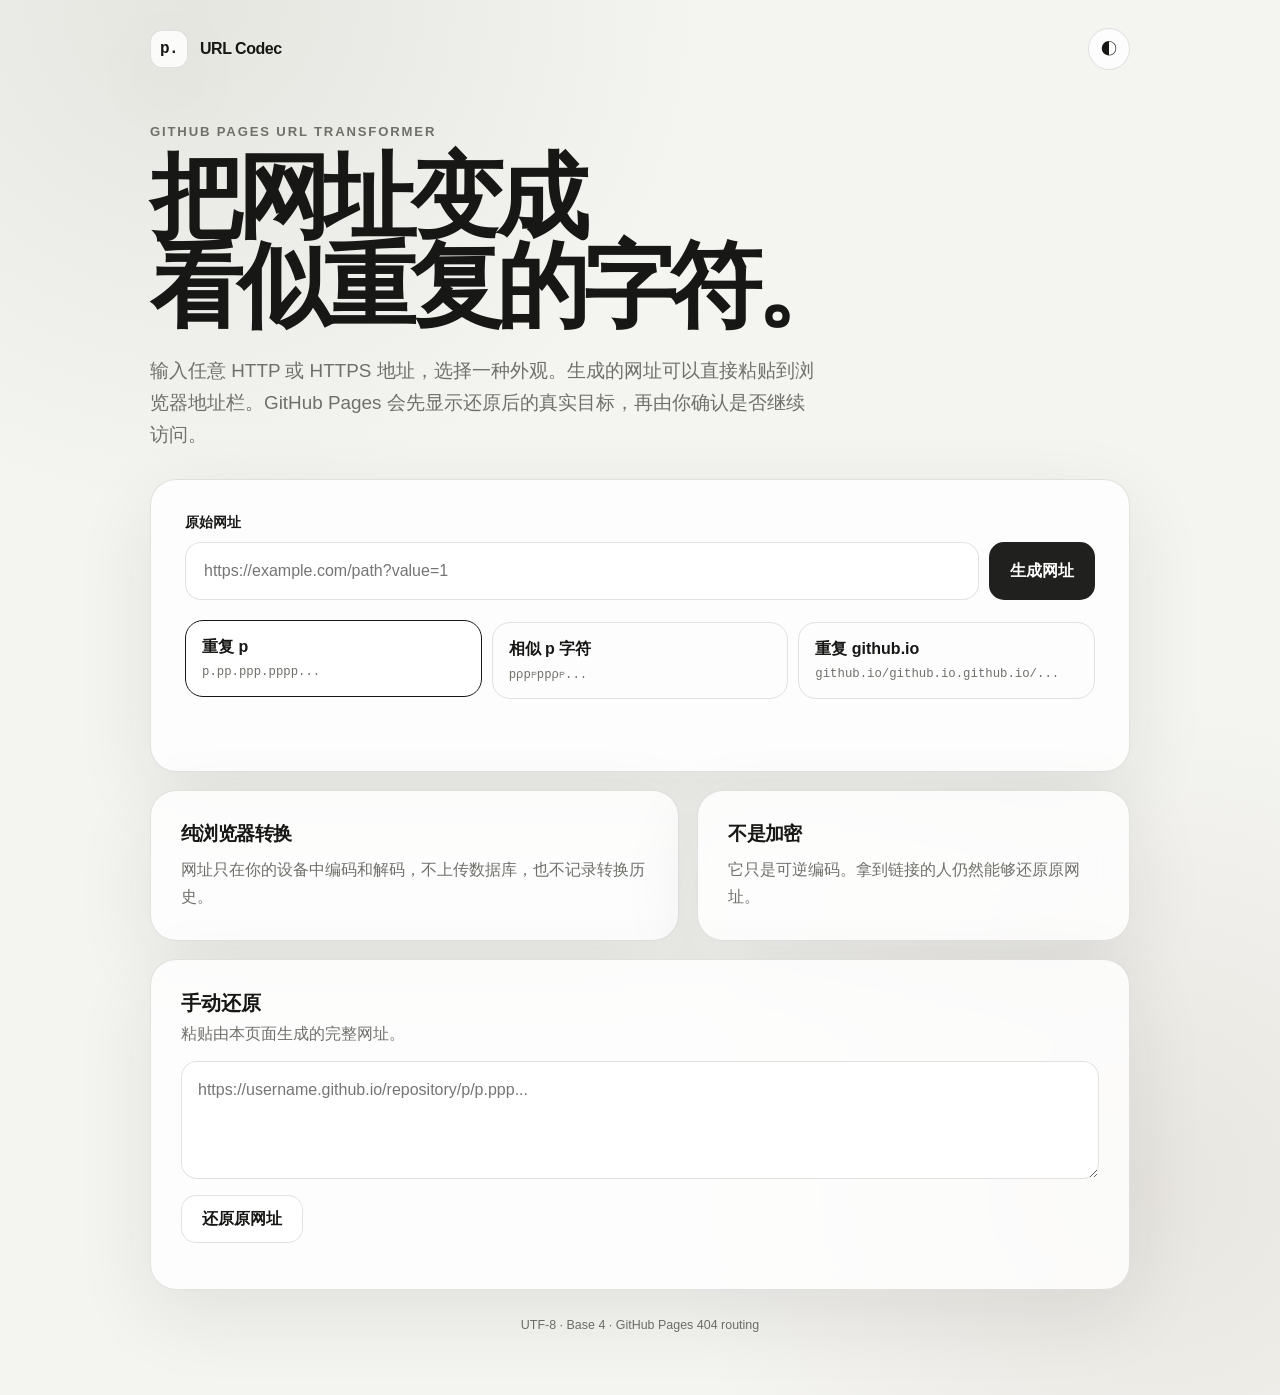
<file: index.html>
<!doctype html>
<html lang="zh-CN">
<head>
  <meta charset="utf-8">
  <meta name="viewport" content="width=device-width, initial-scale=1, viewport-fit=cover">
  <meta name="theme-color" content="#f4f4f1">
  <meta name="description" content="把普通网址转换成重复 p、相似 p 或重复 github.io 的可打开长网址。">
  <title>GitHub.io URL Codec</title>
  <link rel="stylesheet" href="styles.css">
  <script defer src="codec.js"></script>
  <script defer src="app.js"></script>
</head>
<body>
  <main class="shell">
    <header class="topbar">
      <div class="brand"><span class="mark">p.</span><span>URL Codec</span></div>
      <button class="icon-button" id="theme-button" type="button" aria-label="切换显示模式">◐</button>
    </header>

    <section class="hero">
      <p class="eyebrow">GitHub Pages URL Transformer</p>
      <h1>把网址变成<br>看似重复的字符。</h1>
      <p class="lead">输入任意 HTTP 或 HTTPS 地址，选择一种外观。生成的网址可以直接粘贴到浏览器地址栏。GitHub Pages 会先显示还原后的真实目标，再由你确认是否继续访问。</p>
    </section>

    <section class="card encoder">
      <form id="encode-form" novalidate>
        <label class="label" for="url-input">原始网址</label>
        <div class="input-row">
          <input class="url-input" id="url-input" type="url" inputmode="url" autocomplete="url" autocapitalize="off" spellcheck="false" placeholder="https://example.com/path?value=1">
          <button class="primary" type="submit">生成网址</button>
        </div>

        <div class="modes" role="radiogroup" aria-label="编码外观">
          <label class="mode">
            <input type="radio" name="mode" value="p" checked>
            <span class="mode-content">
              <span class="mode-title">重复 p</span>
              <span class="mode-example">p.pp.ppp.pppp...</span>
            </span>
          </label>
          <label class="mode">
            <input type="radio" name="mode" value="look">
            <span class="mode-content">
              <span class="mode-title">相似 p 字符</span>
              <span class="mode-example">pρрᴘpрρᴘ...</span>
            </span>
          </label>
          <label class="mode">
            <input type="radio" name="mode" value="githubio">
            <span class="mode-content">
              <span class="mode-title">重复 github.io</span>
              <span class="mode-example">github.io/github.io.github.io/...</span>
            </span>
          </label>
        </div>

        <div class="output-card" id="output-card" hidden>
          <a class="output-link" id="output-url" href="#" rel="noopener noreferrer"></a>
          <div class="output-actions">
            <button class="primary" id="copy-button" type="button">复制</button>
            <a class="secondary" id="open-button" href="#" target="_blank" rel="noopener noreferrer">测试打开</a>
          </div>
          <p class="length-info" id="length-info"></p>
        </div>
        <p class="status" id="status" role="status" aria-live="polite"></p>
      </form>
    </section>

    <section class="info-grid">
      <article class="card info-card">
        <h2>纯浏览器转换</h2>
        <p>网址只在你的设备中编码和解码，不上传数据库，也不记录转换历史。</p>
      </article>
      <article class="card info-card">
        <h2>不是加密</h2>
        <p>它只是可逆编码。拿到链接的人仍然能够还原原网址。</p>
      </article>
    </section>

    <section class="card decoder">
      <div class="decoder-head">
        <h2>手动还原</h2>
        <p>粘贴由本页面生成的完整网址。</p>
      </div>
      <textarea class="decode-input" id="decode-input" placeholder="https://username.github.io/repository/p/p.ppp..."></textarea>
      <div class="decoder-actions"><button class="secondary" id="decode-button" type="button">还原原网址</button></div>
      <a class="decoded-link" id="decoded-url" href="#" target="_blank" rel="noopener noreferrer" hidden></a>
    </section>

    <footer class="footer">UTF‑8 · Base 4 · GitHub Pages 404 routing</footer>
  </main>

  <section class="redirect-screen" aria-live="polite">
    <div class="redirect-box">
      <p class="eyebrow">Decoded destination</p>
      <h1>确认访问目标</h1>
      <p class="redirect-host" id="redirect-host"></p>
      <p id="redirect-target"></p>
      <p class="redirect-note">这种编码不是加密，也不会验证目标网站是否可信。请确认域名无误后继续。</p>
      <div class="redirect-actions">
        <a class="primary" id="continue-button" href="#" rel="noopener noreferrer">继续访问</a>
        <a class="secondary" id="cancel-button" href="./">返回转换页面</a>
      </div>
    </div>
  </section>
</body>
</html>
</file>
<file: styles.css>
:root {
  color-scheme: light;
  --bg: #f4f4f1;
  --surface: rgba(255, 255, 255, 0.82);
  --surface-solid: #fff;
  --text: #171716;
  --muted: #6f706a;
  --line: rgba(23, 23, 22, 0.12);
  --accent: #20211f;
  --accent-text: #fff;
  --shadow: 0 24px 80px rgba(32, 33, 31, 0.09);
  --danger: #a42d2d;
  --success: #1d7645;
}

:root[data-theme="dark"] {
  color-scheme: dark;
  --bg: #10110f;
  --surface: rgba(28, 29, 26, 0.82);
  --surface-solid: #1c1d1a;
  --text: #f2f2ed;
  --muted: #a8aaa1;
  --line: rgba(255, 255, 255, 0.12);
  --accent: #f0f0e9;
  --accent-text: #11120f;
  --shadow: 0 24px 90px rgba(0, 0, 0, 0.28);
  --danger: #ff8b8b;
  --success: #76d69f;
}

* { box-sizing: border-box; }

html { min-height: 100%; }

body {
  min-height: 100vh;
  margin: 0;
  color: var(--text);
  background:
    radial-gradient(circle at 15% 0%, rgba(159, 166, 145, 0.18), transparent 32rem),
    radial-gradient(circle at 90% 85%, rgba(170, 154, 133, 0.16), transparent 30rem),
    var(--bg);
  font-family: Inter, ui-sans-serif, -apple-system, BlinkMacSystemFont, "Segoe UI", sans-serif;
  transition: background 180ms ease, color 180ms ease;
}

button, input, textarea { font: inherit; }
button, a { -webkit-tap-highlight-color: transparent; }

.shell {
  width: min(980px, calc(100% - 28px));
  margin: 0 auto;
  padding: 28px 0 64px;
}

.topbar {
  display: flex;
  align-items: center;
  justify-content: space-between;
  margin-bottom: 54px;
}

.brand {
  display: flex;
  align-items: center;
  gap: 12px;
  font-weight: 760;
  letter-spacing: -0.03em;
}

.mark {
  display: grid;
  width: 38px;
  height: 38px;
  place-items: center;
  border: 1px solid var(--line);
  border-radius: 12px;
  background: var(--surface);
  box-shadow: var(--shadow);
  font-family: ui-monospace, SFMono-Regular, Menlo, monospace;
}

.icon-button {
  width: 42px;
  height: 42px;
  border: 1px solid var(--line);
  border-radius: 50%;
  color: var(--text);
  background: var(--surface);
  cursor: pointer;
}

.hero { margin-bottom: 28px; }

.eyebrow {
  margin: 0 0 14px;
  color: var(--muted);
  font-size: 0.82rem;
  font-weight: 750;
  letter-spacing: 0.14em;
  text-transform: uppercase;
}

h1 {
  max-width: 760px;
  margin: 0;
  font-size: clamp(2.6rem, 8vw, 5.8rem);
  line-height: 0.96;
  letter-spacing: -0.07em;
}

.lead {
  max-width: 670px;
  margin: 24px 0 0;
  color: var(--muted);
  font-size: clamp(1rem, 2vw, 1.18rem);
  line-height: 1.7;
}

.card {
  border: 1px solid var(--line);
  border-radius: 26px;
  background: var(--surface);
  box-shadow: var(--shadow);
  backdrop-filter: blur(18px);
  -webkit-backdrop-filter: blur(18px);
}

.encoder { padding: clamp(18px, 4vw, 34px); }

.label {
  display: block;
  margin-bottom: 10px;
  font-size: 0.86rem;
  font-weight: 720;
}

.input-row {
  display: grid;
  grid-template-columns: 1fr auto;
  gap: 10px;
}

.url-input, .decode-input {
  width: 100%;
  min-width: 0;
  border: 1px solid var(--line);
  border-radius: 16px;
  outline: none;
  color: var(--text);
  background: var(--surface-solid);
  transition: border-color 150ms ease, box-shadow 150ms ease;
}

.url-input {
  height: 58px;
  padding: 0 18px;
}

.decode-input {
  min-height: 118px;
  padding: 16px;
  resize: vertical;
  line-height: 1.55;
}

.url-input:focus, .decode-input:focus {
  border-color: var(--text);
  box-shadow: 0 0 0 4px color-mix(in srgb, var(--text) 10%, transparent);
}

.primary, .secondary {
  min-height: 48px;
  border-radius: 15px;
  border: 1px solid transparent;
  padding: 0 20px;
  font-weight: 720;
  cursor: pointer;
  text-decoration: none;
  display: inline-flex;
  align-items: center;
  justify-content: center;
}

.primary {
  color: var(--accent-text);
  background: var(--accent);
}

.secondary {
  color: var(--text);
  border-color: var(--line);
  background: var(--surface-solid);
}

.modes {
  display: grid;
  grid-template-columns: repeat(3, minmax(0, 1fr));
  gap: 10px;
  margin-top: 22px;
}

.mode { position: relative; }
.mode input { position: absolute; opacity: 0; pointer-events: none; }

.mode-content {
  display: block;
  height: 100%;
  padding: 16px;
  border: 1px solid var(--line);
  border-radius: 18px;
  cursor: pointer;
  transition: transform 160ms ease, border-color 160ms ease, background 160ms ease;
}

.mode input:checked + .mode-content {
  border-color: var(--text);
  background: var(--surface-solid);
  transform: translateY(-2px);
}

.mode-title {
  display: block;
  margin-bottom: 7px;
  font-weight: 760;
}

.mode-example {
  display: block;
  overflow: hidden;
  color: var(--muted);
  font-family: ui-monospace, SFMono-Regular, Menlo, monospace;
  font-size: 0.77rem;
  text-overflow: ellipsis;
  white-space: nowrap;
}

.output-card {
  margin-top: 18px;
  padding: 20px;
  border: 1px dashed var(--line);
  border-radius: 18px;
  background: color-mix(in srgb, var(--surface-solid) 75%, transparent);
}

.output-card[hidden] { display: none; }

.output-link, .decoded-link {
  display: block;
  color: var(--text);
  font-family: ui-monospace, SFMono-Regular, Menlo, monospace;
  font-size: 0.9rem;
  line-height: 1.65;
  overflow-wrap: anywhere;
}

.output-actions {
  display: flex;
  flex-wrap: wrap;
  gap: 10px;
  margin-top: 18px;
}

.length-info {
  margin: 12px 0 0;
  color: var(--muted);
  font-size: 0.78rem;
}

.status {
  min-height: 24px;
  margin: 14px 2px 0;
  color: var(--muted);
  font-size: 0.86rem;
}
.status[data-kind="error"] { color: var(--danger); }
.status[data-kind="success"] { color: var(--success); }

.info-grid {
  display: grid;
  grid-template-columns: 1.1fr 0.9fr;
  gap: 18px;
  margin-top: 18px;
}

.info-card { padding: clamp(20px, 4vw, 30px); }
.info-card h2 { margin: 0 0 10px; font-size: 1.18rem; letter-spacing: -0.03em; }
.info-card p { margin: 0; color: var(--muted); line-height: 1.65; }

.decoder { margin-top: 18px; padding: clamp(20px, 4vw, 30px); }
.decoder-head { margin-bottom: 16px; }
.decoder-head h2 { margin: 0 0 7px; font-size: 1.25rem; }
.decoder-head p { margin: 0; color: var(--muted); }
.decoder-actions { margin-top: 12px; }
.decoded-link { margin-top: 16px; }

.redirect-screen {
  display: none;
  min-height: 100vh;
  padding: 30px;
  place-items: center;
  text-align: center;
}

.redirect-box { max-width: 760px; padding: clamp(24px, 5vw, 46px); border: 1px solid var(--line); border-radius: 28px; background: var(--surface); box-shadow: var(--shadow); }
.spinner {
  width: 38px;
  height: 38px;
  margin: 0 auto 22px;
  border: 3px solid var(--line);
  border-top-color: var(--text);
  border-radius: 50%;
  animation: spin 800ms linear infinite;
}
.redirect-box h1 { font-size: clamp(2rem, 7vw, 4rem); }
.redirect-box p { color: var(--muted); overflow-wrap: anywhere; }
.redirect-host { margin: 20px 0 8px; color: var(--text) !important; font-size: clamp(1.4rem, 5vw, 2.4rem); font-weight: 800; }
.redirect-note { margin-top: 24px; line-height: 1.6; }
.redirect-actions { display: flex; flex-wrap: wrap; justify-content: center; gap: 12px; margin-top: 26px; }

body.redirecting .shell { display: none; }
body.redirecting .redirect-screen { display: grid; }

.footer {
  margin-top: 28px;
  color: var(--muted);
  text-align: center;
  font-size: 0.78rem;
}

@keyframes spin { to { transform: rotate(360deg); } }

@media (max-width: 720px) {
  .shell { padding-top: 18px; }
  .topbar { margin-bottom: 38px; }
  .input-row { grid-template-columns: 1fr; }
  .input-row .primary { height: 54px; }
  .modes { grid-template-columns: 1fr; }
  .info-grid { grid-template-columns: 1fr; }
  .mode-content { padding: 15px; }
}

@media (prefers-reduced-motion: reduce) {
  *, *::before, *::after { scroll-behavior: auto !important; transition: none !important; animation-duration: 1ms !important; }
}
</file>
